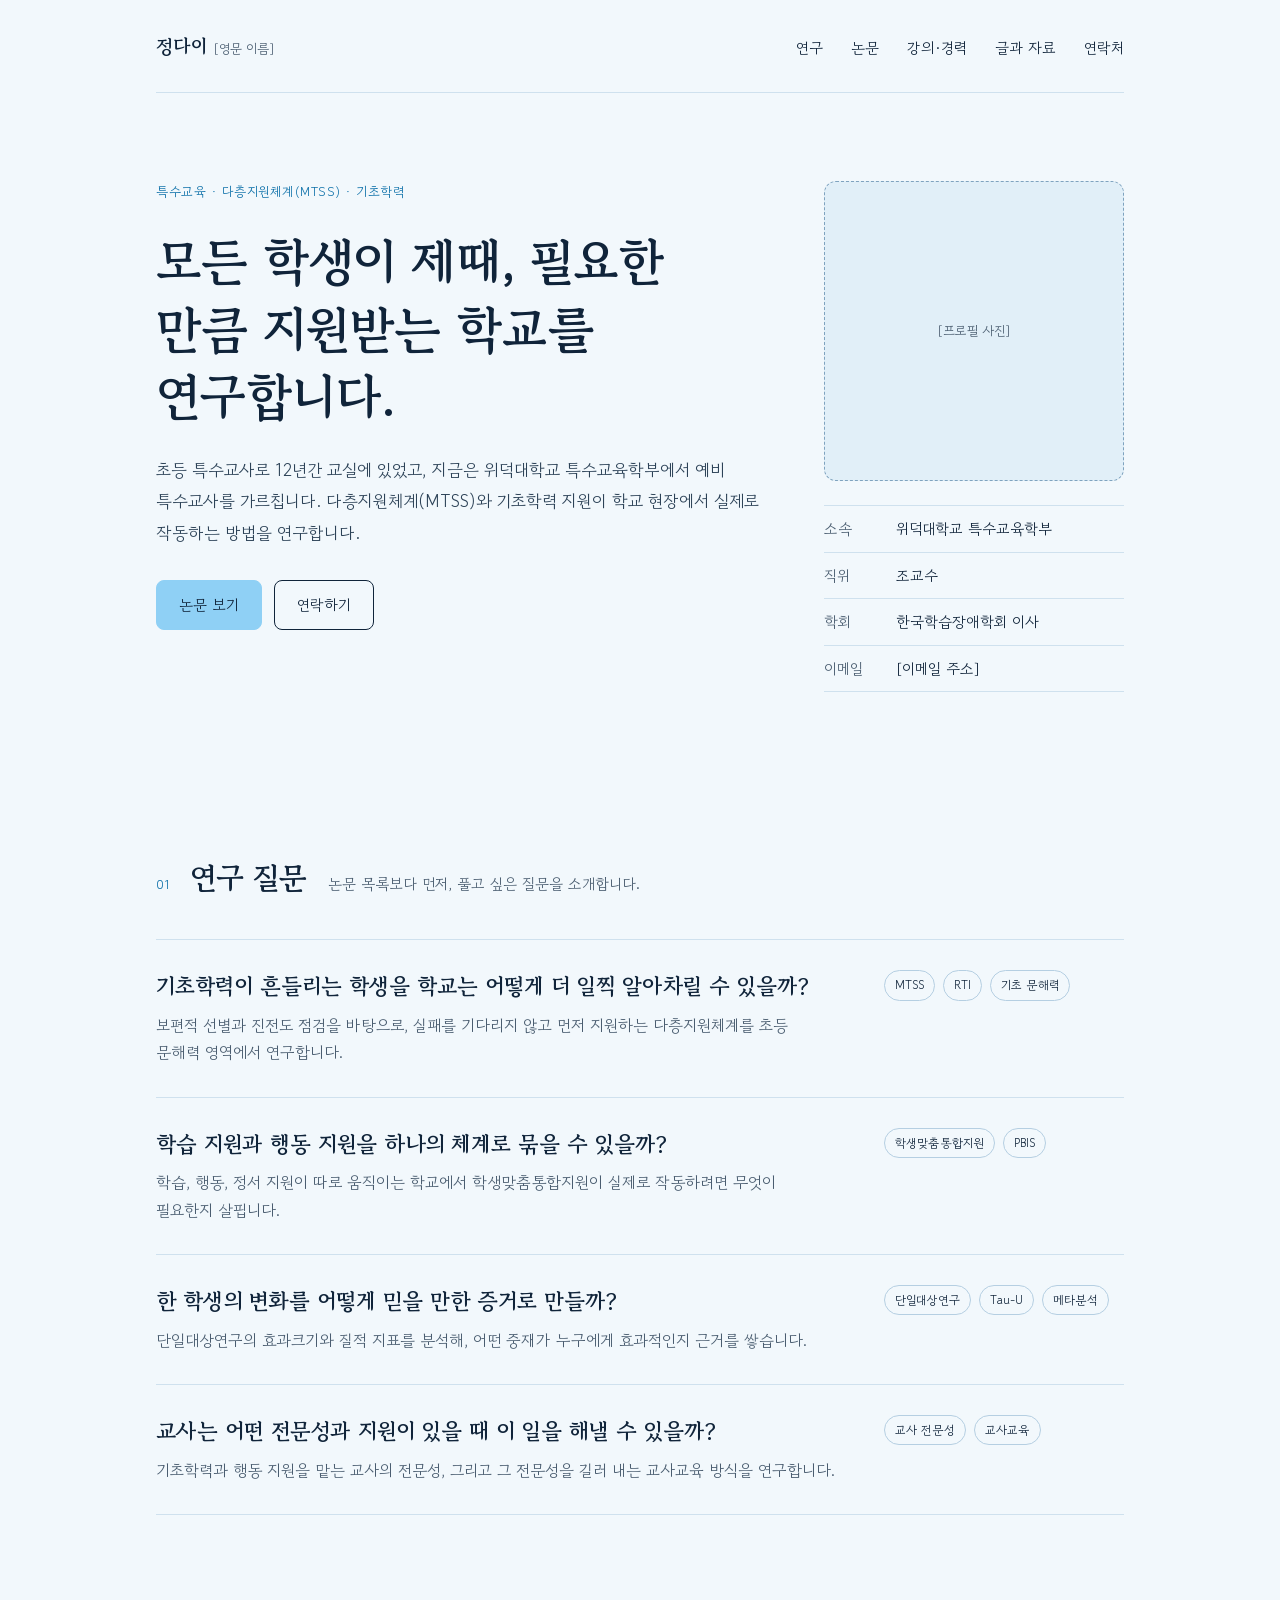
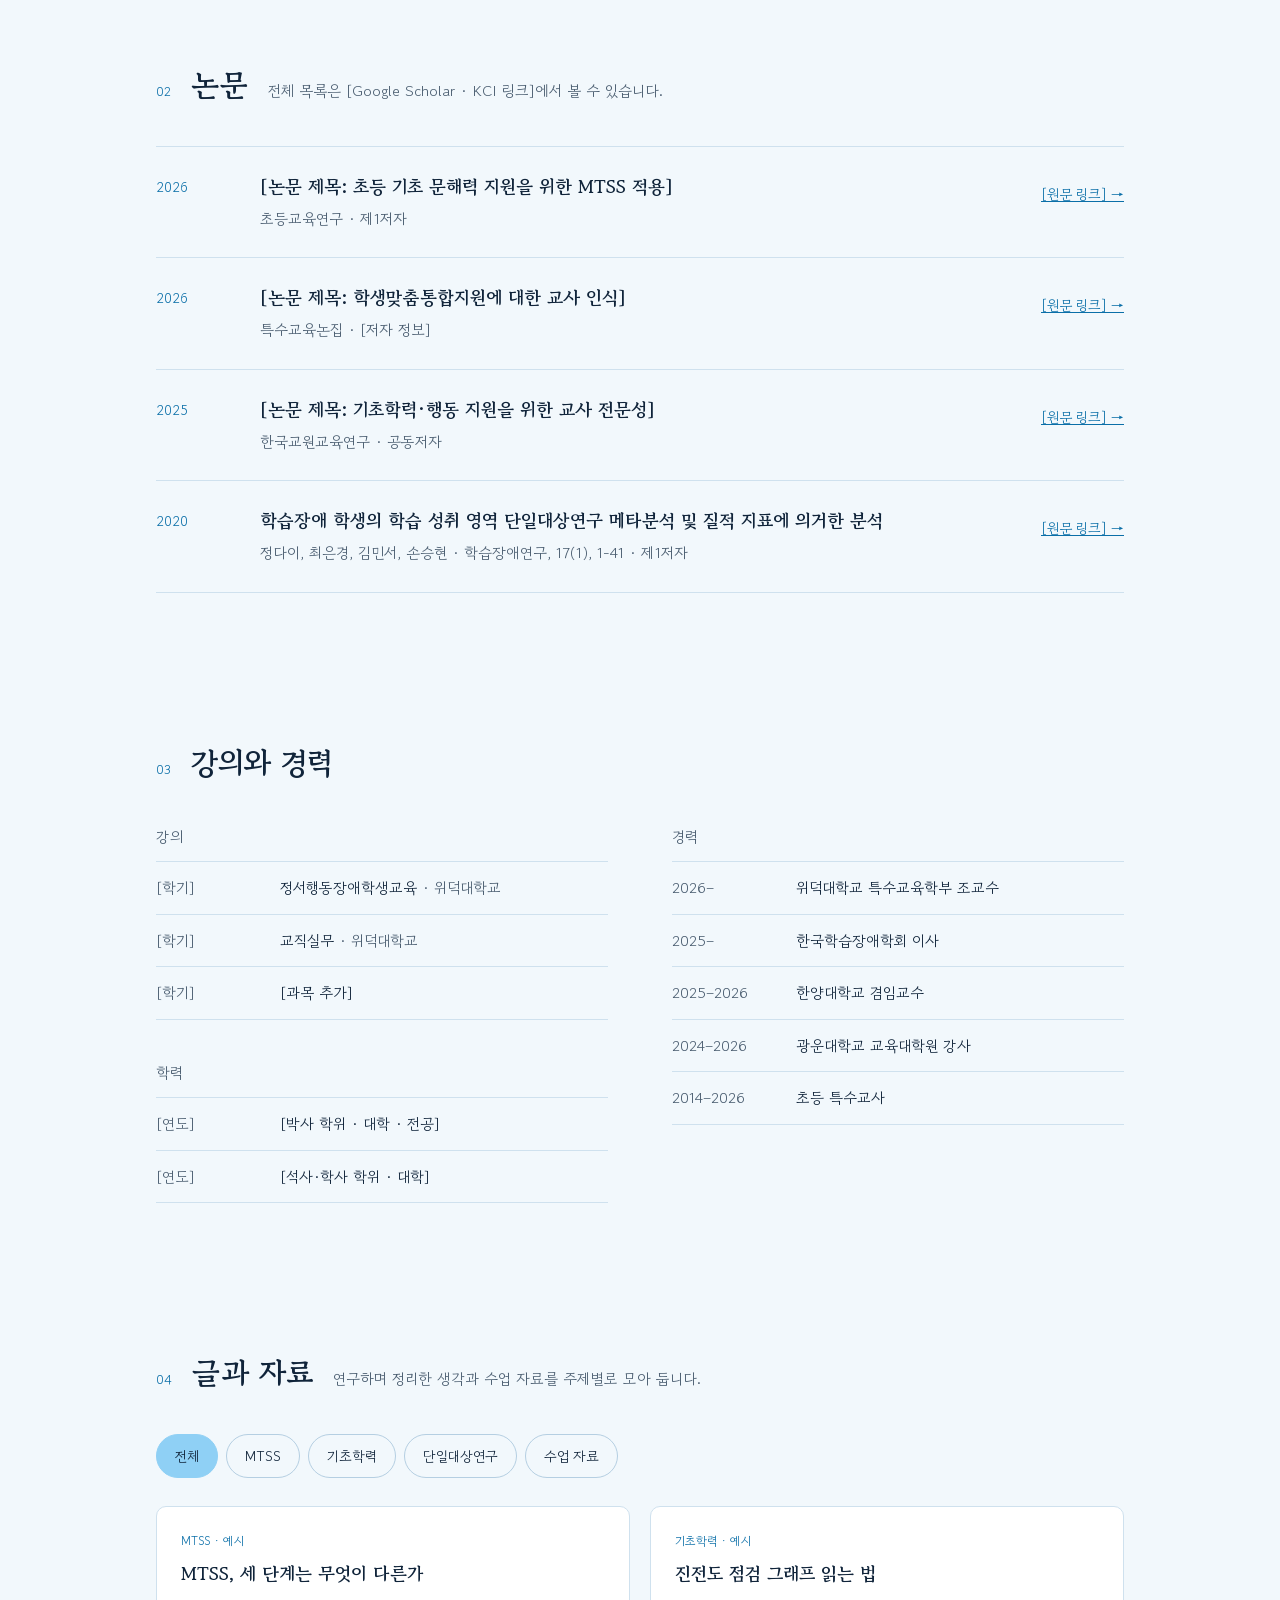
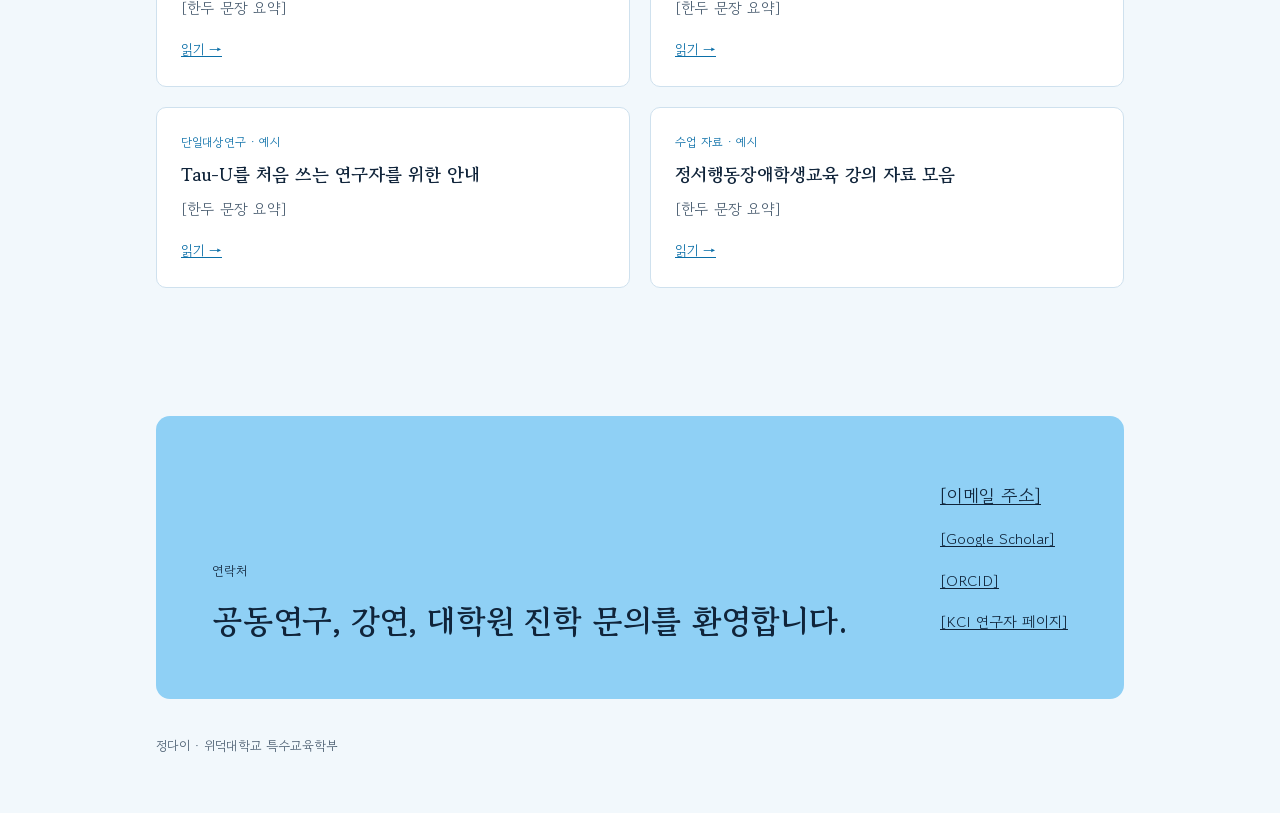
<file: index.html>
<!doctype html>
<html lang="ko">
<head>
<meta charset="utf-8">
<meta name="viewport" content="width=device-width, initial-scale=1">

<!-- [수정] 검색 결과와 브라우저 탭에 보이는 제목과 소개 문장 -->
<title>정다이 | 특수교육 연구자</title>
<meta name="description" content="위덕대학교 특수교육학부 정다이의 연구 홈페이지. 다층지원체계(MTSS)와 기초학력 지원을 연구합니다.">
<meta property="og:title" content="정다이 | 특수교육 연구자">
<meta property="og:description" content="다층지원체계(MTSS)와 기초학력 지원을 연구합니다.">
<meta property="og:type" content="website">

<link rel="preconnect" href="https://fonts.googleapis.com">
<link rel="preconnect" href="https://fonts.gstatic.com" crossorigin>
<link href="https://fonts.googleapis.com/css2?family=Gowun+Batang:wght@400;700&family=Gowun+Dodum&display=swap" rel="stylesheet">
<link rel="stylesheet" href="style.css">
</head>
<body>
<div class="wrap" id="top">

<!-- ================= 맨 위 메뉴 ================= -->
<header class="site-header">
  <!-- [수정] 영문 이름 -->
  <a class="site-name" href="#top">정다이<span>[영문 이름]</span></a>
  <nav class="site-nav" aria-label="주요 메뉴">
    <a href="#research">연구</a>
    <a href="#pubs">논문</a>
    <a href="#teaching">강의·경력</a>
    <a href="#notes">글과 자료</a>
    <a href="#contact">연락처</a>
  </nav>
</header>

<main>

<!-- ================= 소개 ================= -->
<section class="hero">
  <div class="hero-text">
    <div class="label">특수교육 · 다층지원체계(MTSS) · 기초학력</div>

    <!-- [수정] 나를 한 문장으로 소개하는 큰 제목 -->
    <h1>모든 학생이 제때, 필요한 만큼 지원받는 학교를 연구합니다.</h1>

    <!-- [수정] 소개 문단 -->
    <p class="hero-bio">초등 특수교사로 12년간 교실에 있었고, 지금은 위덕대학교 특수교육학부에서 예비 특수교사를 가르칩니다. 다층지원체계(MTSS)와 기초학력 지원이 학교 현장에서 실제로 작동하는 방법을 연구합니다.</p>

    <div class="buttons">
      <a class="btn btn-fill" href="#pubs">논문 보기</a>
      <a class="btn" href="#contact">연락하기</a>
    </div>
  </div>

  <div class="hero-side">
    <!-- [수정] 프로필 사진
         사진 파일을 profile.jpg 라는 이름으로 이 파일과 같은 곳에 올린 뒤,
         아래 "사진 자리" 한 줄을 지우고 그 아래 줄의 양쪽 화살표 주석 기호를 지우세요. -->
    <div class="photo photo-empty">[프로필 사진]</div>
    <!-- <img class="photo" src="profile.jpg" alt="정다이 프로필 사진"> -->

    <!-- [수정] 소속 정보 -->
    <div class="rows rows-narrow">
      <div class="row"><span>소속</span><span>위덕대학교 특수교육학부</span></div>
      <div class="row"><span>직위</span><span>조교수</span></div>
      <div class="row"><span>학회</span><span>한국학습장애학회 이사</span></div>
      <div class="row"><span>이메일</span><span>[이메일 주소]</span></div>
    </div>
  </div>
</section>

<!-- ================= 01 연구 질문 ================= -->
<section class="section" id="research">
  <div class="section-head">
    <span class="num">01</span>
    <h2>연구 질문</h2>
    <p>논문 목록보다 먼저, 풀고 싶은 질문을 소개합니다.</p>
  </div>

  <!-- [수정] 질문 하나 = <article class="question"> 부터 </article> 까지.
       질문을 늘리려면 이 덩어리를 통째로 복사해 붙이세요. -->
  <article class="question">
    <div>
      <h3>기초학력이 흔들리는 학생을 학교는 어떻게 더 일찍 알아차릴 수 있을까?</h3>
      <p>보편적 선별과 진전도 점검을 바탕으로, 실패를 기다리지 않고 먼저 지원하는 다층지원체계를 초등 문해력 영역에서 연구합니다.</p>
    </div>
    <div class="tags"><span>MTSS</span><span>RTI</span><span>기초 문해력</span></div>
  </article>

  <article class="question">
    <div>
      <h3>학습 지원과 행동 지원을 하나의 체계로 묶을 수 있을까?</h3>
      <p>학습, 행동, 정서 지원이 따로 움직이는 학교에서 학생맞춤통합지원이 실제로 작동하려면 무엇이 필요한지 살핍니다.</p>
    </div>
    <div class="tags"><span>학생맞춤통합지원</span><span>PBIS</span></div>
  </article>

  <article class="question">
    <div>
      <h3>한 학생의 변화를 어떻게 믿을 만한 증거로 만들까?</h3>
      <p>단일대상연구의 효과크기와 질적 지표를 분석해, 어떤 중재가 누구에게 효과적인지 근거를 쌓습니다.</p>
    </div>
    <div class="tags"><span>단일대상연구</span><span>Tau-U</span><span>메타분석</span></div>
  </article>

  <article class="question">
    <div>
      <h3>교사는 어떤 전문성과 지원이 있을 때 이 일을 해낼 수 있을까?</h3>
      <p>기초학력과 행동 지원을 맡는 교사의 전문성, 그리고 그 전문성을 길러 내는 교사교육 방식을 연구합니다.</p>
    </div>
    <div class="tags"><span>교사 전문성</span><span>교사교육</span></div>
  </article>
</section>

<!-- ================= 02 논문 ================= -->
<section class="section" id="pubs">
  <div class="section-head">
    <span class="num">02</span>
    <h2>논문</h2>
    <!-- [수정] 전체 논문 목록 링크 -->
    <p>전체 목록은 [Google Scholar · KCI 링크]에서 볼 수 있습니다.</p>
  </div>

  <!-- [수정] 논문 하나 = <article class="paper"> 부터 </article> 까지.
       새 논문은 맨 위에 덩어리를 복사해 붙이세요.
       원문 링크는 href="#pubs" 의 #pubs 자리에 주소를 넣으면 됩니다. -->
  <article class="paper">
    <div class="year">2026</div>
    <div>
      <h3>[논문 제목: 초등 기초 문해력 지원을 위한 MTSS 적용]</h3>
      <p>초등교육연구 · 제1저자</p>
    </div>
    <a class="link" href="#pubs">[원문 링크] →</a>
  </article>

  <article class="paper">
    <div class="year">2026</div>
    <div>
      <h3>[논문 제목: 학생맞춤통합지원에 대한 교사 인식]</h3>
      <p>특수교육논집 · [저자 정보]</p>
    </div>
    <a class="link" href="#pubs">[원문 링크] →</a>
  </article>

  <article class="paper">
    <div class="year">2025</div>
    <div>
      <h3>[논문 제목: 기초학력·행동 지원을 위한 교사 전문성]</h3>
      <p>한국교원교육연구 · 공동저자</p>
    </div>
    <a class="link" href="#pubs">[원문 링크] →</a>
  </article>

  <article class="paper">
    <div class="year">2020</div>
    <div>
      <h3>학습장애 학생의 학습 성취 영역 단일대상연구 메타분석 및 질적 지표에 의거한 분석</h3>
      <p>정다이, 최은경, 김민서, 손승현 · 학습장애연구, 17(1), 1-41 · 제1저자</p>
    </div>
    <a class="link" href="#pubs">[원문 링크] →</a>
  </article>
</section>

<!-- ================= 03 강의와 경력 ================= -->
<section class="section" id="teaching">
  <div class="section-head">
    <span class="num">03</span>
    <h2>강의와 경력</h2>
  </div>

  <div class="two-col">
    <div>
      <!-- [수정] 강의: 한 줄 = <div class="row"> ... </div> -->
      <h3 class="small-title">강의</h3>
      <div class="rows">
        <div class="row"><span>[학기]</span><span>정서행동장애학생교육 <span class="sub">· 위덕대학교</span></span></div>
        <div class="row"><span>[학기]</span><span>교직실무 <span class="sub">· 위덕대학교</span></span></div>
        <div class="row"><span>[학기]</span><span>[과목 추가]</span></div>
      </div>

      <!-- [수정] 학력 -->
      <h3 class="small-title gap-top">학력</h3>
      <div class="rows">
        <div class="row"><span>[연도]</span><span>[박사 학위 · 대학 · 전공]</span></div>
        <div class="row"><span>[연도]</span><span>[석사·학사 학위 · 대학]</span></div>
      </div>
    </div>

    <div>
      <!-- [수정] 경력 -->
      <h3 class="small-title">경력</h3>
      <div class="rows">
        <div class="row"><span>2026–</span><span>위덕대학교 특수교육학부 조교수</span></div>
        <div class="row"><span>2025–</span><span>한국학습장애학회 이사</span></div>
        <div class="row"><span>2025–2026</span><span>한양대학교 겸임교수</span></div>
        <div class="row"><span>2024–2026</span><span>광운대학교 교육대학원 강사</span></div>
        <div class="row"><span>2014–2026</span><span>초등 특수교사</span></div>
      </div>
    </div>
  </div>
</section>

<!-- ================= 04 글과 자료 (게시판) ================= -->
<section class="section" id="notes">
  <div class="section-head">
    <span class="num">04</span>
    <h2>글과 자료</h2>
    <p>연구하며 정리한 생각과 수업 자료를 주제별로 모아 둡니다.</p>
  </div>

  <!-- 주제 버튼: 누르면 그 주제의 글만 보입니다.
       주제를 늘리려면 버튼 한 줄을 복사하고 data-filter 값과 글자를 바꾸세요. -->
  <div class="chips" role="group" aria-label="주제별로 보기">
    <button class="chip" type="button" data-filter="all" aria-pressed="true">전체</button>
    <button class="chip" type="button" data-filter="MTSS" aria-pressed="false">MTSS</button>
    <button class="chip" type="button" data-filter="기초학력" aria-pressed="false">기초학력</button>
    <button class="chip" type="button" data-filter="단일대상연구" aria-pressed="false">단일대상연구</button>
    <button class="chip" type="button" data-filter="수업 자료" aria-pressed="false">수업 자료</button>
  </div>

  <!-- [수정] 글 카드 하나 = <article class="note-card"> 부터 </article> 까지.
       아래 네 개는 모양을 보여 주는 예시입니다. 실제 글로 바꾸거나 지우세요.
       data-topic 값은 위 버튼의 data-filter 값과 글자가 똑같아야 걸러집니다.
       href 에는 notes 폴더에 올린 글 파일 이름을 적습니다. -->
  <div class="note-grid">
    <article class="note-card" data-topic="MTSS">
      <span class="topic">MTSS · 예시</span>
      <h3>MTSS, 세 단계는 무엇이 다른가</h3>
      <p>[한두 문장 요약]</p>
      <a href="notes/sample.html">읽기 →</a>
    </article>

    <article class="note-card" data-topic="기초학력">
      <span class="topic">기초학력 · 예시</span>
      <h3>진전도 점검 그래프 읽는 법</h3>
      <p>[한두 문장 요약]</p>
      <a href="notes/sample.html">읽기 →</a>
    </article>

    <article class="note-card" data-topic="단일대상연구">
      <span class="topic">단일대상연구 · 예시</span>
      <h3>Tau-U를 처음 쓰는 연구자를 위한 안내</h3>
      <p>[한두 문장 요약]</p>
      <a href="notes/sample.html">읽기 →</a>
    </article>

    <article class="note-card" data-topic="수업 자료">
      <span class="topic">수업 자료 · 예시</span>
      <h3>정서행동장애학생교육 강의 자료 모음</h3>
      <p>[한두 문장 요약]</p>
      <a href="notes/sample.html">읽기 →</a>
    </article>
  </div>
</section>

<!-- ================= 연락처 ================= -->
<section class="contact" id="contact">
  <div>
    <div class="label">연락처</div>
    <h2>공동연구, 강연, 대학원 진학 문의를 환영합니다.</h2>
  </div>
  <!-- [수정] 이메일은 mailto: 뒤에 주소를, 나머지는 href 에 각 페이지 주소를 넣으세요.
       쓰지 않는 줄은 지워도 됩니다. -->
  <div class="contact-links">
    <a href="mailto:[이메일 주소]">[이메일 주소]</a>
    <a href="#contact">[Google Scholar]</a>
    <a href="#contact">[ORCID]</a>
    <a href="#contact">[KCI 연구자 페이지]</a>
  </div>
</section>

</main>

<footer class="site-footer">
  <span>정다이 · 위덕대학교 특수교육학부</span>
</footer>

</div>

<!-- 주제 버튼을 누르면 해당 글만 보여 주는 부분입니다. 고치지 않아도 됩니다. -->
<script>
(function () {
  var buttons = document.querySelectorAll('.chip');
  var cards = document.querySelectorAll('.note-card');
  buttons.forEach(function (button) {
    button.addEventListener('click', function () {
      var topic = button.getAttribute('data-filter');
      buttons.forEach(function (b) {
        b.setAttribute('aria-pressed', b === button ? 'true' : 'false');
      });
      cards.forEach(function (card) {
        card.hidden = !(topic === 'all' || card.getAttribute('data-topic') === topic);
      });
    });
  });
})();
</script>
</body>
</html>
</file>
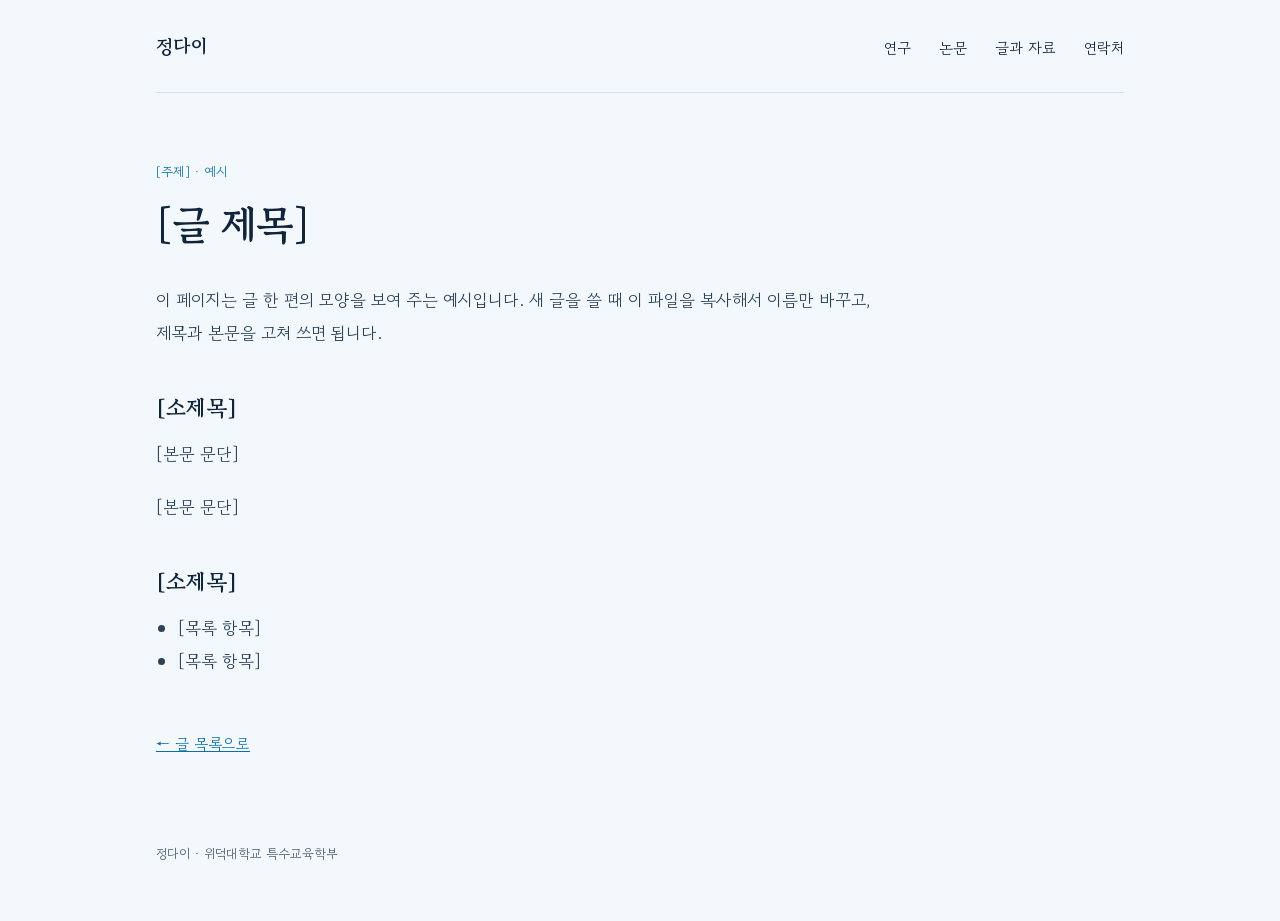
<file: notes/sample.html>
<!doctype html>
<html lang="ko">
<head>
<meta charset="utf-8">
<meta name="viewport" content="width=device-width, initial-scale=1">

<!-- [수정] 글 제목 -->
<title>[글 제목] | 정다이</title>
<meta name="description" content="[글을 한 문장으로 요약]">

<link rel="preconnect" href="https://fonts.googleapis.com">
<link rel="preconnect" href="https://fonts.gstatic.com" crossorigin>
<link href="https://fonts.googleapis.com/css2?family=Gowun+Batang:wght@400;700&family=Gowun+Dodum&display=swap" rel="stylesheet">
<link rel="stylesheet" href="../style.css">
</head>
<body>
<div class="wrap">

<header class="site-header">
  <a class="site-name" href="../index.html">정다이</a>
  <nav class="site-nav" aria-label="주요 메뉴">
    <a href="../index.html#research">연구</a>
    <a href="../index.html#pubs">논문</a>
    <a href="../index.html#notes">글과 자료</a>
    <a href="../index.html#contact">연락처</a>
  </nav>
</header>

<main>
<article class="post">
  <!-- [수정] 주제 -->
  <span class="topic">[주제] · 예시</span>

  <!-- [수정] 글 제목 -->
  <h1>[글 제목]</h1>

  <!-- [수정] 본문: 문단 하나 = <p> ... </p>, 소제목 = <h2> ... </h2> -->
  <p>이 페이지는 글 한 편의 모양을 보여 주는 예시입니다. 새 글을 쓸 때 이 파일을 복사해서 이름만 바꾸고, 제목과 본문을 고쳐 쓰면 됩니다.</p>

  <h2>[소제목]</h2>
  <p>[본문 문단]</p>
  <p>[본문 문단]</p>

  <h2>[소제목]</h2>
  <ul>
    <li>[목록 항목]</li>
    <li>[목록 항목]</li>
  </ul>

  <a class="back" href="../index.html#notes">← 글 목록으로</a>
</article>
</main>

<footer class="site-footer">
  <span>정다이 · 위덕대학교 특수교육학부</span>
</footer>

</div>
</body>
</html>
</file>
<file: style.css>
/* ==========================================================
   정다이 홈페이지 스타일
   색이나 글씨체를 바꾸려면 바로 아래 :root 안의 값만 고치면 됩니다.
   ========================================================== */

:root {
  /* 색 */
  --sky: #8FD0F5;          /* 버튼과 연락처 영역을 채우는 하늘색 */
  --sky-pale: #F2F8FC;     /* 페이지 바탕 */
  --sky-tint: #E1EFF8;     /* 사진 자리 등 옅은 면 */
  --blue: #0B6FA8;         /* 링크와 작은 라벨 (하늘색보다 짙어야 잘 읽힘) */
  --blue-dark: #084F79;    /* 링크에 마우스를 올렸을 때 */
  --ink: #10243A;          /* 본문 글자 */
  --ink-soft: #2C4257;     /* 소개 문단 */
  --muted: #4A5D70;        /* 보조 설명 */
  --line: #CFE1EE;         /* 구분선 */
  --line-strong: #B5CFE2;  /* 태그 테두리 */
  --card: #FFFFFF;         /* 글 카드 바탕 */

  /* 글씨체: 제목용과 본문용 */
  --font-head: 'Gowun Batang', 'Nanum Myeongjo', 'AppleMyungjo', serif;
  --font-body: 'Gowun Dodum', 'Apple SD Gothic Neo', 'Malgun Gothic', sans-serif;
}

* { box-sizing: border-box; }

html { scroll-behavior: smooth; }

body {
  margin: 0;
  background: var(--sky-pale);
  color: var(--ink);
  font-family: var(--font-body);
  font-size: 16px;
  line-height: 1.7;
  word-break: keep-all;
  overflow-wrap: break-word;
  -webkit-text-size-adjust: 100%;
}

a { color: var(--blue); }
a:hover { color: var(--blue-dark); }
a:focus-visible, button:focus-visible {
  outline: 2px solid var(--blue);
  outline-offset: 3px;
  border-radius: 4px;
}

h1, h2, h3, p { margin: 0; }

.wrap {
  max-width: 1080px;
  margin: 0 auto;
  padding: 0 clamp(20px, 5vw, 56px);
}

/* ---------- 맨 위 메뉴 ---------- */
.site-header {
  display: flex;
  flex-wrap: wrap;
  align-items: baseline;
  justify-content: space-between;
  gap: 4px 32px;
  padding: 20px 0;
  border-bottom: 1px solid var(--line);
}
.site-name {
  font-family: var(--font-head);
  font-size: 19px;
  font-weight: 700;
  color: var(--ink);
  text-decoration: none;
  padding: 10px 0;
}
.site-name span {
  font-family: var(--font-body);
  font-size: 13px;
  font-weight: 400;
  color: var(--muted);
  margin-left: 6px;
}
.site-nav { display: flex; flex-wrap: wrap; gap: 0 28px; }
.site-nav a {
  font-size: 15px;
  color: var(--ink);
  text-decoration: none;
  padding: 10px 0;
}
.site-nav a:hover { color: var(--blue); }

/* ---------- 첫 화면(소개) ---------- */
.hero {
  display: grid;
  grid-template-columns: minmax(0, 1fr) 300px;
  gap: 48px 64px;
  padding: 88px 0;
}
.hero-text { display: flex; flex-direction: column; gap: 24px; }
.label { font-size: 13px; letter-spacing: 0.04em; color: var(--blue); }
.hero h1 {
  font-family: var(--font-head);
  font-size: clamp(30px, 4.6vw, 50px);
  font-weight: 700;
  line-height: 1.35;
  letter-spacing: -0.02em;
}
.hero-bio { font-size: 17px; line-height: 1.85; color: var(--ink-soft); }
.buttons { display: flex; flex-wrap: wrap; gap: 12px; margin-top: 8px; }
.btn {
  display: inline-block;
  font-size: 15px;
  padding: 11px 22px;
  border-radius: 8px;
  border: 1px solid var(--ink);
  color: var(--ink);
  text-decoration: none;
}
.btn:hover { color: var(--ink); background: var(--sky-tint); }
.btn-fill { background: var(--sky); border-color: var(--sky); }
.btn-fill:hover { background: #7CC4EE; border-color: #7CC4EE; }

.hero-side { display: flex; flex-direction: column; gap: 24px; }
.photo {
  width: 100%;
  max-width: 300px;
  aspect-ratio: 1 / 1;
  border-radius: 12px;
  object-fit: cover;
  display: block;
}
.photo-empty {
  border: 1px dashed #7FA3BF;
  background: var(--sky-tint);
  display: flex;
  align-items: center;
  justify-content: center;
  font-size: 13px;
  color: var(--muted);
}

/* ---------- 표처럼 생긴 줄 (소속, 경력, 강의 등) ---------- */
.rows { font-size: 15px; border-bottom: 1px solid var(--line); }
.row {
  display: grid;
  grid-template-columns: var(--row-label, 104px) minmax(0, 1fr);
  gap: 20px;
  padding: 13px 0;
  border-top: 1px solid var(--line);
}
.row > :first-child { color: var(--muted); }
.rows-narrow { --row-label: 56px; }
.rows-narrow .row { padding: 10px 0; gap: 16px; }
.sub { color: var(--muted); }

/* ---------- 구역 공통 ---------- */
.section { padding: 72px 0; }
.section-head {
  display: flex;
  flex-wrap: wrap;
  align-items: baseline;
  gap: 8px 20px;
  margin-bottom: 36px;
}
.section-head .num { font-size: 13px; color: var(--blue); }
.section-head h2 {
  font-family: var(--font-head);
  font-size: 30px;
  font-weight: 700;
  letter-spacing: -0.01em;
}
.section-head p { font-size: 15px; color: var(--muted); }

/* ---------- 연구 질문 ---------- */
.question {
  display: grid;
  grid-template-columns: minmax(0, 1fr) 240px;
  gap: 16px 48px;
  padding: 30px 0;
  border-top: 1px solid var(--line);
}
.question:last-child { border-bottom: 1px solid var(--line); }
.question h3 {
  font-family: var(--font-head);
  font-size: 22px;
  font-weight: 700;
  line-height: 1.45;
  margin-bottom: 10px;
}
.question p { color: var(--muted); }
.tags { display: flex; flex-wrap: wrap; align-content: flex-start; gap: 8px; }
.tags span {
  font-size: 12px;
  padding: 4px 10px;
  border: 1px solid var(--line-strong);
  border-radius: 999px;
}

/* ---------- 논문 ---------- */
.paper {
  display: grid;
  grid-template-columns: 64px minmax(0, 1fr) auto;
  gap: 8px 40px;
  padding: 26px 0;
  border-top: 1px solid var(--line);
}
.paper:last-child { border-bottom: 1px solid var(--line); }
.paper .year { font-size: 14px; color: var(--blue); padding-top: 3px; }
.paper h3 {
  font-family: var(--font-head);
  font-size: 18px;
  font-weight: 700;
  line-height: 1.5;
  margin-bottom: 6px;
}
.paper p { font-size: 15px; color: var(--muted); }
.paper .link { font-size: 14px; padding: 10px 0; white-space: nowrap; }

/* ---------- 강의와 경력 ---------- */
.two-col {
  display: grid;
  grid-template-columns: repeat(2, minmax(0, 1fr));
  gap: 48px 64px;
}
.small-title { font-size: 15px; font-weight: 400; color: var(--muted); margin-bottom: 12px; }
.small-title.gap-top { margin-top: 40px; }

/* ---------- 글과 자료 ---------- */
.chips { display: flex; flex-wrap: wrap; gap: 8px; margin-bottom: 28px; }
.chip {
  font: inherit;
  font-size: 14px;
  min-height: 44px;
  padding: 8px 18px;
  border-radius: 999px;
  border: 1px solid var(--line-strong);
  background: transparent;
  color: var(--ink);
  cursor: pointer;
}
.chip:hover { background: var(--sky-tint); }
.chip[aria-pressed="true"] { background: var(--sky); border-color: var(--sky); }
.note-grid {
  display: grid;
  grid-template-columns: repeat(2, minmax(0, 1fr));
  gap: 20px;
}
.note-card {
  background: var(--card);
  border: 1px solid var(--line);
  border-radius: 10px;
  padding: 24px;
  display: flex;
  flex-direction: column;
  gap: 8px;
}
.note-card[hidden] { display: none; }
.note-card .topic { font-size: 12px; color: var(--blue); }
.note-card h3 {
  font-family: var(--font-head);
  font-size: 18px;
  font-weight: 700;
  line-height: 1.5;
}
.note-card p { font-size: 15px; color: var(--muted); }
.note-card a { font-size: 14px; padding-top: 10px; align-self: flex-start; }

/* ---------- 연락처 ---------- */
.contact {
  margin-top: 56px;
  padding: clamp(32px, 5vw, 56px);
  border-radius: 14px;
  background: var(--sky);
  display: grid;
  grid-template-columns: minmax(0, 1fr) auto;
  align-items: end;
  gap: 32px 48px;
}
.contact .label { color: var(--ink); margin-bottom: 14px; }
.contact h2 {
  font-family: var(--font-head);
  font-size: clamp(24px, 3vw, 32px);
  font-weight: 700;
  line-height: 1.45;
}
.contact-links { display: flex; flex-direction: column; font-size: 15px; }
.contact-links a { color: var(--ink); padding: 8px 0; }
.contact-links a:first-child { font-size: 18px; }

.site-footer {
  display: flex;
  flex-wrap: wrap;
  justify-content: space-between;
  gap: 8px 24px;
  padding: 36px 0 56px;
  font-size: 13px;
  color: var(--muted);
}

/* ---------- 글 한 편을 보여 주는 페이지 (notes 폴더) ---------- */
.post { max-width: 720px; padding: 64px 0 40px; }
.post .topic { font-size: 13px; color: var(--blue); }
.post h1 {
  font-family: var(--font-head);
  font-size: clamp(28px, 4vw, 40px);
  font-weight: 700;
  line-height: 1.4;
  letter-spacing: -0.02em;
  margin: 12px 0 32px;
}
.post h2 {
  font-family: var(--font-head);
  font-size: 22px;
  font-weight: 700;
  margin: 40px 0 12px;
}
.post p { font-size: 17px; line-height: 1.9; margin-bottom: 20px; color: var(--ink-soft); }
.post ul { font-size: 17px; line-height: 1.9; color: var(--ink-soft); padding-left: 22px; margin: 0 0 20px; }
.post .back { display: inline-block; margin-top: 24px; padding: 10px 0; font-size: 15px; }

/* ---------- 휴대폰 화면 ---------- */
@media (max-width: 820px) {
  .hero { grid-template-columns: minmax(0, 1fr); padding: 56px 0; }
  .question { grid-template-columns: minmax(0, 1fr); }
  .two-col { grid-template-columns: minmax(0, 1fr); }
  .note-grid { grid-template-columns: minmax(0, 1fr); }
  .contact { grid-template-columns: minmax(0, 1fr); }
  .section { padding: 56px 0; }
  .paper { grid-template-columns: 52px minmax(0, 1fr); gap: 4px 16px; }
  .paper .link { grid-column: 2; }
  .row { --row-label: 92px; gap: 12px; }
  .rows-narrow .row { --row-label: 56px; }
}
</file>
